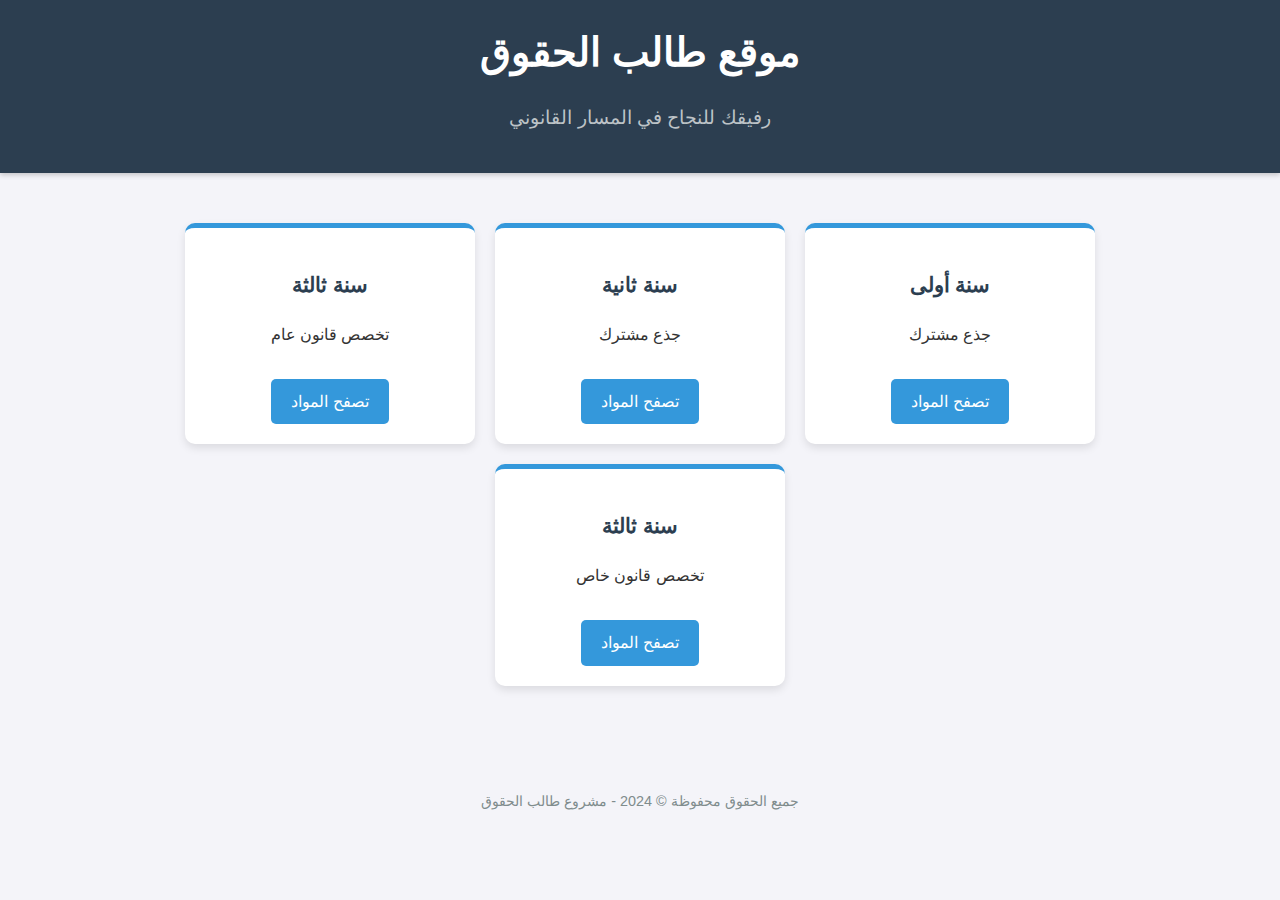
<file: index.html>
<!DOCTYPE html>
<html lang="ar" dir="rtl">
<head>
    <meta charset="UTF-8">
    <meta name="viewport" content="width=device-width, initial-scale=1.0">
    <title>موقع طالب الحقوق | LAWDZ</title>
    <link rel="stylesheet" href="style.css">
</head>
<body>

    <header>
        <h1>موقع طالب الحقوق</h1>
        <p class="subtitle">رفيقك للنجاح في المسار القانوني</p>
    </header>

    <main class="container">
        
        <div class="card">
            <h3>سنة أولى</h3>
            <p>جذع مشترك</p>
            <a href="#" class="btn">تصفح المواد</a>
        </div>

        <div class="card">
            <h3>سنة ثانية</h3>
            <p>جذع مشترك</p>
            <a href="year2.html" class="btn">تصفح المواد</a>
        </div>

        <div class="card">
            <h3>سنة ثالثة</h3>
            <p>تخصص قانون عام</p>
            <a href="#" class="btn">تصفح المواد</a>
        </div>

        <div class="card">
            <h3>سنة ثالثة</h3>
            <p>تخصص قانون خاص</p>
            <a href="#" class="btn">تصفح المواد</a>
        </div>

    </main>

    <footer>
        <p>جميع الحقوق محفوظة &copy; 2024 - مشروع طالب الحقوق</p>
    </footer>

</body>
</html>
</file>
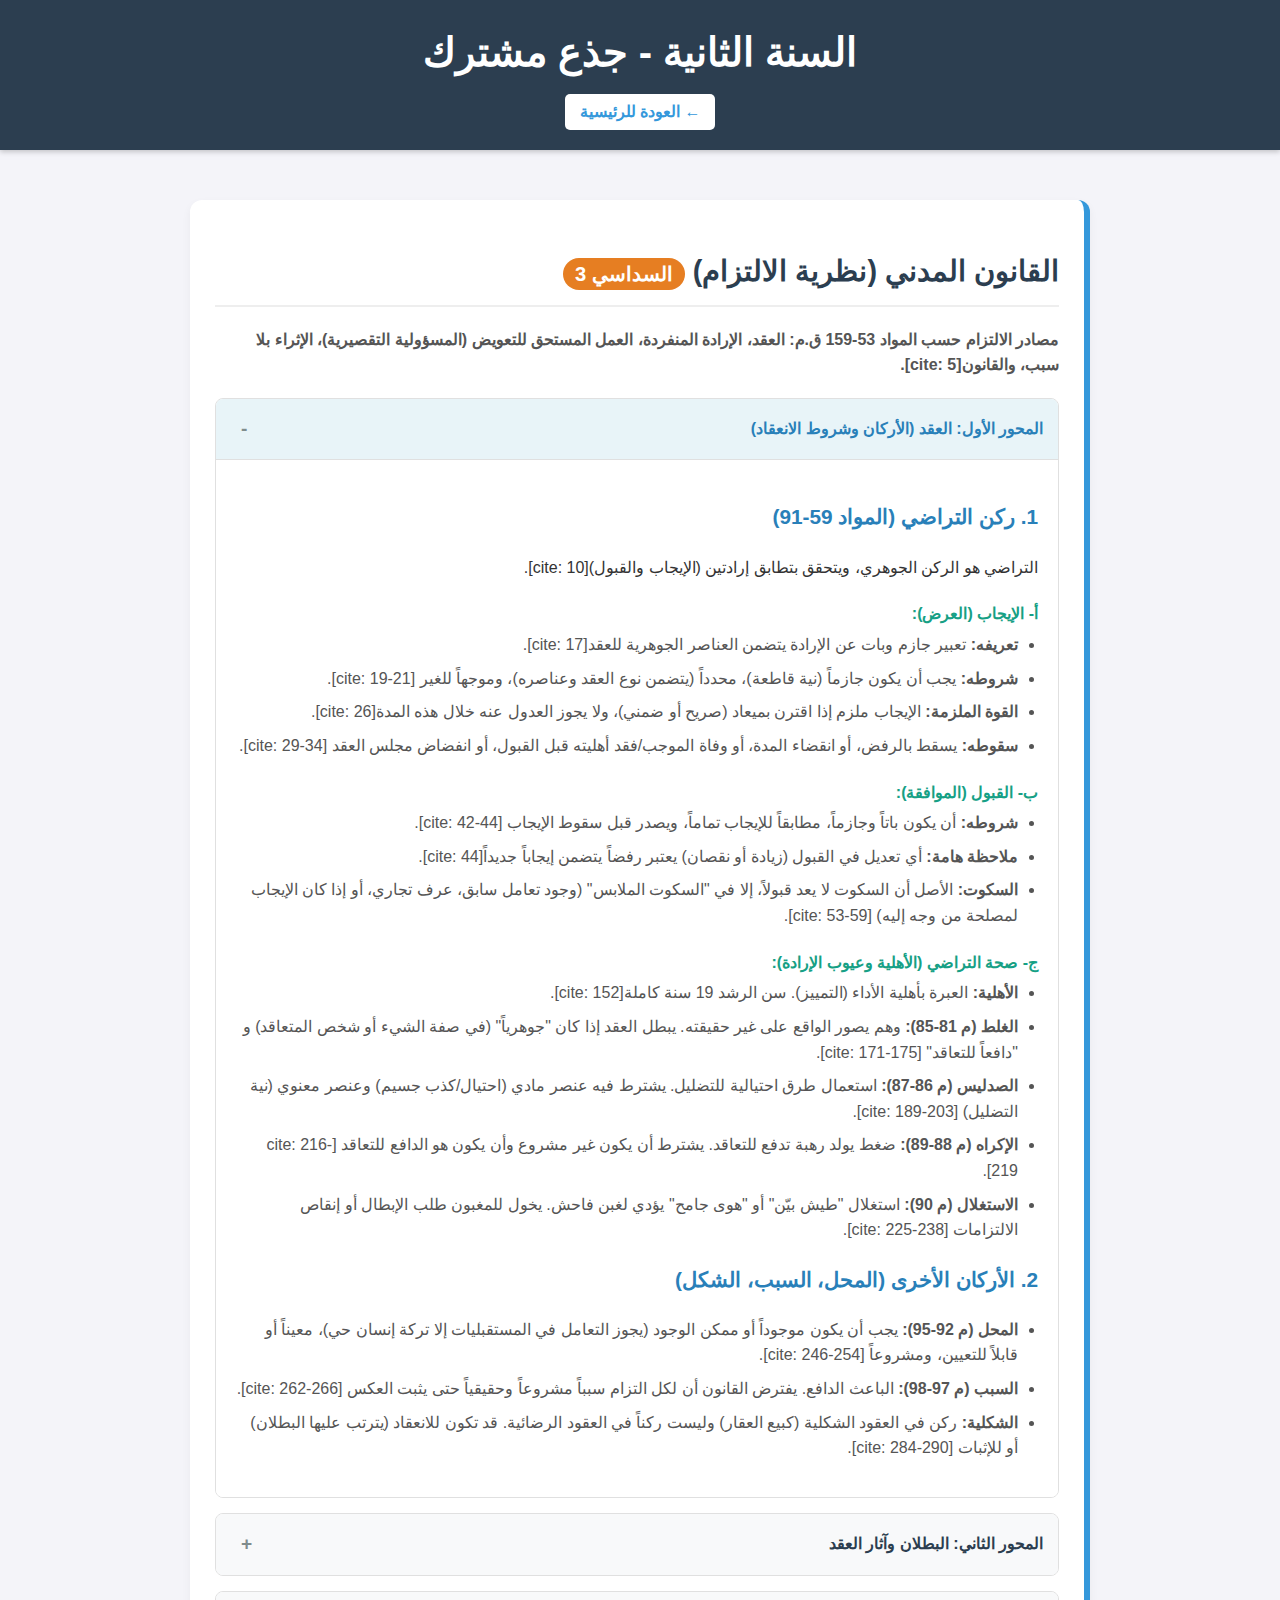
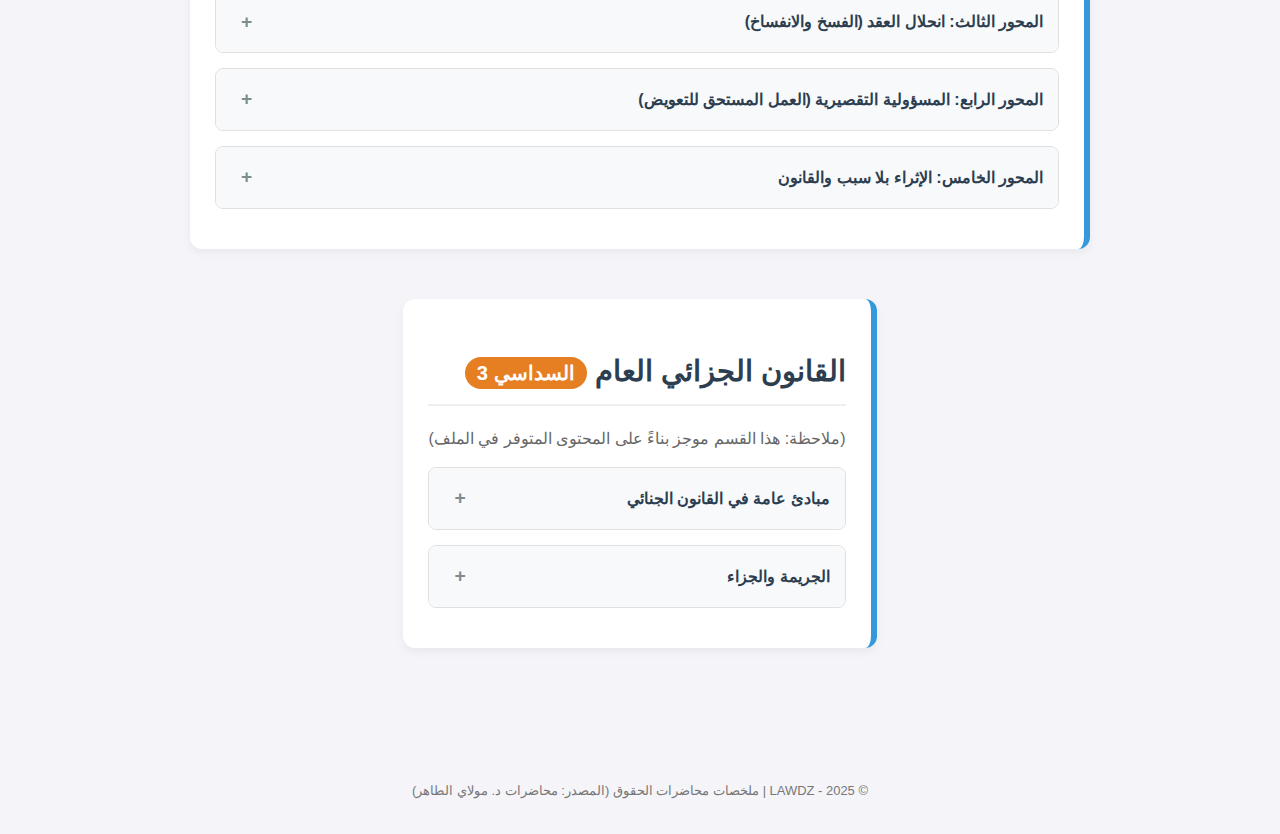
<file: year2.html>
<!DOCTYPE html>
<html lang="ar" dir="rtl">
<head>
    <meta charset="UTF-8">
    <meta name="viewport" content="width=device-width, initial-scale=1.0">
    <title>السنة الثانية - جذع مشترك | LAWDZ</title>
    <link rel="stylesheet" href="style.css">
</head>
<body>

    <header>
        <h1>السنة الثانية - جذع مشترك</h1>
        <a href="index.html" class="back-btn">← العودة للرئيسية</a>
    </header>

    <div class="container content-wrapper">

        <div class="module-section">
            <h2 class="module-title">
                القانون المدني (نظرية الالتزام)
                <span class="semester-badge">السداسي 3</span>
            </h2>
            <p style="margin-bottom: 20px; color: #555; font-weight: bold;">
                مصادر الالتزام حسب المواد 53-159 ق.م: العقد، الإرادة المنفردة، العمل المستحق للتعويض (المسؤولية التقصيرية)، الإثراء بلا سبب، والقانون[cite: 5].
            </p>

            <details open>
                <summary>المحور الأول: العقد (الأركان وشروط الانعقاد)</summary>
                <div class="content-inner">
                    <h3>1. ركن التراضي (المواد 59-91)</h3>
                    <p>التراضي هو الركن الجوهري، ويتحقق بتطابق إرادتين (الإيجاب والقبول)[cite: 10].</p>
                    
                    <h4>أ- الإيجاب (العرض):</h4>
                    <ul>
                        <li><strong>تعريفه:</strong> تعبير جازم وبات عن الإرادة يتضمن العناصر الجوهرية للعقد[cite: 17].</li>
                        <li><strong>شروطه:</strong> يجب أن يكون جازماً (نية قاطعة)، محدداً (يتضمن نوع العقد وعناصره)، وموجهاً للغير [cite: 19-21].</li>
                        <li><strong>القوة الملزمة:</strong> الإيجاب ملزم إذا اقترن بميعاد (صريح أو ضمني)، ولا يجوز العدول عنه خلال هذه المدة[cite: 26].</li>
                        <li><strong>سقوطه:</strong> يسقط بالرفض، أو انقضاء المدة، أو وفاة الموجب/فقد أهليته قبل القبول، أو انفضاض مجلس العقد [cite: 29-34].</li>
                    </ul>

                    <h4>ب- القبول (الموافقة):</h4>
                    <ul>
                        <li><strong>شروطه:</strong> أن يكون باتاً وجازماً، مطابقاً للإيجاب تماماً، ويصدر قبل سقوط الإيجاب [cite: 42-44].</li>
                        <li><strong>ملاحظة هامة:</strong> أي تعديل في القبول (زيادة أو نقصان) يعتبر رفضاً يتضمن إيجاباً جديداً[cite: 44].</li>
                        <li><strong>السكوت:</strong> الأصل أن السكوت لا يعد قبولاً، إلا في "السكوت الملابس" (وجود تعامل سابق، عرف تجاري، أو إذا كان الإيجاب لمصلحة من وجه إليه) [cite: 53-59].</li>
                    </ul>

                    <h4>ج- صحة التراضي (الأهلية وعيوب الإرادة):</h4>
                    <ul>
                        <li><strong>الأهلية:</strong> العبرة بأهلية الأداء (التمييز). سن الرشد 19 سنة كاملة[cite: 152].</li>
                        <li><strong>الغلط (م 81-85):</strong> وهم يصور الواقع على غير حقيقته. يبطل العقد إذا كان "جوهرياً" (في صفة الشيء أو شخص المتعاقد) و "دافعاً للتعاقد" [cite: 171-175].</li>
                        <li><strong>الصدليس (م 86-87):</strong> استعمال طرق احتيالية للتضليل. يشترط فيه عنصر مادي (احتيال/كذب جسيم) وعنصر معنوي (نية التضليل) [cite: 189-203].</li>
                        <li><strong>الإكراه (م 88-89):</strong> ضغط يولد رهبة تدفع للتعاقد. يشترط أن يكون غير مشروع وأن يكون هو الدافع للتعاقد [cite: 216-219].</li>
                        <li><strong>الاستغلال (م 90):</strong> استغلال "طيش بيّن" أو "هوى جامح" يؤدي لغبن فاحش. يخول للمغبون طلب الإبطال أو إنقاص الالتزامات [cite: 225-238].</li>
                    </ul>

                    <h3>2. الأركان الأخرى (المحل، السبب، الشكل)</h3>
                    <ul>
                        <li><strong>المحل (م 92-95):</strong> يجب أن يكون موجوداً أو ممكن الوجود (يجوز التعامل في المستقبليات إلا تركة إنسان حي)، معيناً أو قابلاً للتعيين، ومشروعاً [cite: 246-254].</li>
                        <li><strong>السبب (م 97-98):</strong> الباعث الدافع. يفترض القانون أن لكل التزام سبباً مشروعاً وحقيقياً حتى يثبت العكس [cite: 262-266].</li>
                        <li><strong>الشكلية:</strong> ركن في العقود الشكلية (كبيع العقار) وليست ركناً في العقود الرضائية. قد تكون للانعقاد (يترتب عليها البطلان) أو للإثبات [cite: 284-290].</li>
                    </ul>
                </div>
            </details>

            <details>
                <summary>المحور الثاني: البطلان وآثار العقد</summary>
                <div class="content-inner">
                    <h3>1. نظرية البطلان</h3>
                    <ul>
                        <li><strong>البطلان المطلق:</strong> تخلف ركن (محل، سبب، شكل). العقد معدوم، لا يزول بالإجازة، يتمسك به كل ذي مصلحة، ويسقط بمرور 15 سنة [cite: 309-321].</li>
                        <li><strong>البطلان النسبي:</strong> تخلف شرط صحة (نقص أهلية، عيب إرادة). يصحح بالإجازة، يتمسك به من شرع لمصلحته، ويسقط بمرور 5 سنوات من زوال العيب أو 10 سنوات من العقد [cite: 324-358].</li>
                        <li><strong>أثر البطلان:</strong> زوال العقد بأثر رجعي وإعادة المتعاقدين للحالة التي كانا عليها (الرد)، مع استثناءات (استحالة الرد، القاصر، غير المشروع) [cite: 366-373].</li>
                    </ul>

                    <h3>2. آثار العقد</h3>
                    <ul>
                        <li><strong>نسبية العقد:</strong> ينصرف للمتعاقدين والخلف العام (الورثة) والخلف الخاص (بشروط) [cite: 379-399].</li>
                        <li><strong>القوة الملزمة (م 106-107):</strong> "العقد شريعة المتعاقدين". يجب التنفيذ بحسن نية ولا يقتصر على نصوصه بل يشمل مستلزماته [cite: 409-412].</li>
                        <li><strong>نظرية الظروف الطارئة (م 107/3):</strong> إذا طرأ حوادث استثنائية عامة غير متوقعة جعلت التنفيذ "مرهقاً" (لا مستحيلاً)، يجوز للقاضي تعديل الالتزام لرده للحد المعقول [cite: 420-441].</li>
                    </ul>
                </div>
            </details>

            <details>
                <summary>المحور الثالث: انحلال العقد (الفسخ والانفساخ)</summary>
                <div class="content-inner">
                    <ul>
                        <li><strong>الفسخ القضائي (م 119):</strong> حكم محكمة عند إخلال أحد الطرفين، بشرط الإعذار وقدرة طالب الفسخ على رد الحال [cite: 452-461]. للقاضي سلطة تقديرية (قد يمنح مهلة "نظرة ميسرة")[cite: 463].</li>
                        <li><strong>الفسخ الاتفاقي (م 120):</strong> اتفاق مسبق على الفسخ عند الإخلال دون حاجة لحكم (يجب الإعذار إلا إذا اتفق على خلافه)[cite: 470].</li>
                        <li><strong>الانفساخ (الفسخ القانوني م 121):</strong> ينحل العقد بقوة القانون لاستحالة التنفيذ لسبب أجنبي (قوة قاهرة)[cite: 488].</li>
                        <li><strong>الدفع بعدم التنفيذ (م 123):</strong> حق للمتعاقد في وقف التزامه إذا لم يقم الطرف الآخر بالتنفيذ (وسيلة ضغط لا تؤدي لزوال العقد) [cite: 502-515].</li>
                    </ul>
                </div>
            </details>

            <details>
                <summary>المحور الرابع: المسؤولية التقصيرية (العمل المستحق للتعويض)</summary>
                <div class="content-inner">
                    <p style="background:#eee; padding:10px; border-radius:5px;">
                        المبدأ (المادة 124): "كل فعل أيا كان يرتكبه الشخص بخطئه ويسبب ضررا للغير يلزم من كان سببا في حدوثه بالتعويض"[cite: 526].
                    </p>

                    <h3>1. المسؤولية عن الأفعال الشخصية</h3>
                    <p>أركانها ثلاثة[cite: 529]:</p>
                    <ul>
                        <li><strong>الخطأ:</strong> يتكون من عنصر مادي (التعدي/الانحراف عن السلوك المألوف) وعنصر معنوي (الإدراك/التمييز 13 سنة) [cite: 535-538]. تنتفي المسؤولية في حالة: الدفاع الشرعي، تنفيذ أمر رئيس، حالة الضرورة [cite: 541-553].</li>
                        <li><strong>الضرر:</strong> مادي (مال/جسم) أو معنوي (أدبي/شرف). يشترط أن يكون محققاً، مباشراً، شخصياً، ولم يسبق تعويضه [cite: 577-597].</li>
                        <li><strong>علاقة السببية:</strong> اتصال مباشر بين الخطأ والضرر. تنقطع بالسبب الأجنبي (قوة قاهرة، حادث مفاجئ، خطأ المضرور، خطأ الغير) [cite: 599-617].</li>
                    </ul>

                    <h3>2. المسؤولية عن فعل الغير</h3>
                    <ul>
                        <li><strong>مسؤولية متولي الرقابة (م 134):</strong> (كالولي على القاصر، أو المشرف على المختل). تقوم على "خطأ مفترض" في الرقابة. يعفى إذا أثبت قيامه بواجب الرقابة أو أن الضرر كان سيقع حتماً [cite: 627-667].</li>
                        <li><strong>مسؤولية المتبوع عن أعمال تابعه (م 136):</strong> (صاحب العمل عن العامل). شرطها: علاقة تبعية + خطأ التابع أثناء أو بسبب أو بمناسبة الوظيفة. لا يمكن نفيها بإثبات عدم التقصير (مسؤولية بدون خطأ) [cite: 673-699].</li>
                    </ul>
                    
                    <div class="example-box">
                        <strong>⚠️ هام جداً (حق الرجوع):</strong>
                        في مسؤولية المتبوع (136)، للمتبوع حق الرجوع على التابع لاسترداد ما دفعه <strong>فقط إذا ارتكب التابع خطأً جسيماً</strong> (المادة 137 المعدلة).
                    </div>
                </div>
            </details>

             <details>
                <summary>المحور الخامس: الإثراء بلا سبب والقانون</summary>
                <div class="content-inner">
                    <ul>
                        <li><strong>الإثراء بلا سبب:</strong> كل شخص أثرى على حساب ذمة غيره دون سبب قانوني يلتزم بتعويض الخسارة (تطبيقاته: الدفع غير المستحق، الفضالة)[cite: 5].</li>
                        <li><strong>القانون:</strong> التزامات تنشأ مباشرة بنص القانون (مثل الالتزام بالنفقة، التزامات الجوار)[cite: 5].</li>
                    </ul>
                </div>
            </details>
        </div>

        <div class="module-section">
            <h2 class="module-title">
                القانون الجزائي العام
                <span class="semester-badge">السداسي 3</span>
            </h2>
            <p style="color: #666;">(ملاحظة: هذا القسم موجز بناءً على المحتوى المتوفر في الملف)</p>

            <details>
                <summary>مبادئ عامة في القانون الجنائي</summary>
                <div class="content-inner">
                    <ul>
                        <li><strong>ماهية القانون الجنائي:</strong> تعريفه، تصنيفه، وعلاقته بقانون الإجراءات وفروع القانون الأخرى .</li>
                        <li><strong>التطور التاريخي:</strong> لمحة عن تطور التشريع الجنائي الجزائري .</li>
                    </ul>
                </div>
            </details>

            <details>
                <summary>الجريمة والجزاء</summary>
                <div class="content-inner">
                    <ul>
                        <li><strong>ماهية الجريمة:</strong> تعريفها وتقسيمها في قانون العقوبات.</li>
                        <li><strong>أركان الجريمة:</strong>
                            <ul>
                                <li>الركن الشرعي (لا جريمة إلا بنص).</li>
                                <li>الركن المادي (السلوك والنتيجة).</li>
                                <li>الركن المعنوي (القصد).</li>
                            </ul>
                        </li>
                        <li><strong>الجزاء الجنائي:</strong> العقوبة (أنواعها) وتدابير الأمن .</li>
                    </ul>
                </div>
            </details>
        </div>

    </div>

    <footer>
        <p style="text-align: center; color: #777; font-size: 0.9em;">
            &copy; 2025 - LAWDZ | ملخصات محاضرات الحقوق (المصدر: محاضرات د. مولاي الطاهر)
        </p>
    </footer>

</body>
</html>
</file>
<file: style.css>
/* style.css - ملف التنسيقات الموحد */

/* === تنسيقات عامة === */
body {
    font-family: 'Segoe UI', Tahoma, Geneva, Verdana, sans-serif;
    background-color: #f4f4f9;
    margin: 0;
    padding: 0;
    color: #333;
    line-height: 1.6;
    text-align: center; /* افتراضي للرئيسية، يمكن تعديله للصفحات الداخلية */
}

/* === الرأس (Header) === */
header {
    background-color: #2c3e50;
    color: white;
    padding: 20px 0;
    box-shadow: 0 2px 5px rgba(0,0,0,0.2);
    margin-bottom: 30px;
}

h1 {
    margin: 0;
    font-size: 2.5em;
}

p.subtitle {
    font-size: 1.2em;
    color: #bdc3c7;
}

.back-btn {
    display: inline-block;
    margin-top: 10px;
    color: #3498db;
    text-decoration: none;
    background: white;
    padding: 5px 15px;
    border-radius: 5px;
    font-weight: bold;
    transition: 0.3s;
}

.back-btn:hover {
    background-color: #ecf0f1;
}

/* === الصفحة الرئيسية: الحاويات والبطاقات === */
.container {
    max-width: 1000px; /* عرض مناسب للجميع */
    margin: 20px auto;
    padding: 20px;
    display: flex;       /* للرئيسية */
    flex-wrap: wrap;     /* للرئيسية */
    justify-content: center; /* للرئيسية */
    gap: 20px;           /* مسافة بين البطاقات */
}

.card {
    background: white;
    border-radius: 10px;
    box-shadow: 0 4px 8px rgba(0,0,0,0.1);
    width: 250px;
    padding: 20px;
    transition: transform 0.3s;
    cursor: pointer;
    border-top: 5px solid #3498db;
    text-align: center;
}

.card:hover {
    transform: translateY(-5px);
}

.card h3 {
    color: #2c3e50;
}

.btn {
    display: inline-block;
    margin-top: 15px;
    padding: 10px 20px;
    background-color: #3498db;
    color: white;
    text-decoration: none;
    border-radius: 5px;
}

.btn:hover {
    background-color: #2980b9;
}

/* === الصفحات الداخلية (المقاييس) === */
.content-wrapper {
    /* حاوية مخصصة للمحتوى النصي لتكون مرتبة */
    max-width: 900px;
    margin: 0 auto;
    text-align: right; /* المحتوى العربي يجب أن يكون يمين */
}

.module-section {
    background: white;
    padding: 25px;
    margin-bottom: 30px;
    border-radius: 12px;
    box-shadow: 0 4px 10px rgba(0,0,0,0.05);
    border-right: 6px solid #3498db;
    text-align: right;
}

h2.module-title {
    color: #2c3e50;
    border-bottom: 2px solid #eee;
    padding-bottom: 10px;
    margin-bottom: 20px;
    font-size: 1.8em;
}

h3 { color: #2980b9; margin-top: 20px; font-size: 1.3em; }
h4 { color: #16a085; margin-bottom: 5px; }

/* === الأكورديون (Details/Summary) === */
details {
    margin-bottom: 15px;
    background-color: #ffffff;
    border: 1px solid #e0e0e0;
    border-radius: 8px;
    overflow: hidden;
}

summary {
    cursor: pointer;
    padding: 15px;
    background-color: #f8f9fa;
    font-weight: bold;
    color: #2c3e50;
    list-style: none;
    display: flex;
    justify-content: space-between;
    align-items: center;
}

summary:hover { background-color: #e9ecef; }

summary::after {
    content: "+"; 
    font-weight: bold;
    font-size: 1.2em;
    color: #7f8c8d;
    margin-left: 10px; /* مسافة صغيرة */
}

details[open] summary::after { content: "-"; }

details[open] summary {
    border-bottom: 1px solid #e0e0e0;
    background-color: #e8f4f8;
    color: #2980b9;
}

.content-inner {
    padding: 20px;
    background-color: #fff;
}

ul { padding-right: 20px; margin-top: 5px; color: #555; }
li { margin-bottom: 8px; }

/* === صناديق الأمثلة والبادجات === */
.example-box {
    background-color: #fff8e1;
    border-right: 4px solid #f1c40f;
    padding: 15px;
    margin: 15px 0;
    border-radius: 5px;
    font-size: 0.95em;
}

.example-box strong { color: #d35400; display: block; margin-bottom: 5px; }

.semester-badge {
    background-color: #e67e22;
    color: white;
    padding: 5px 12px;
    border-radius: 20px;
    font-size: 0.7em;
    vertical-align: middle;
    margin-left: 10px;
}

/* === التذييل === */
footer {
    margin-top: 50px;
    padding: 20px;
    color: #7f8c8d;
    font-size: 0.9em;
    clear: both;
}

/* === تحسينات الهاتف (Mobile Responsiveness) === */
@media (max-width: 600px) {
    h2.module-title {
        font-size: 1.4em;
    }
    
    .container {
        padding: 10px;
    }
    
    h1 {
        font-size: 1.8em;
    }
}
</file>
